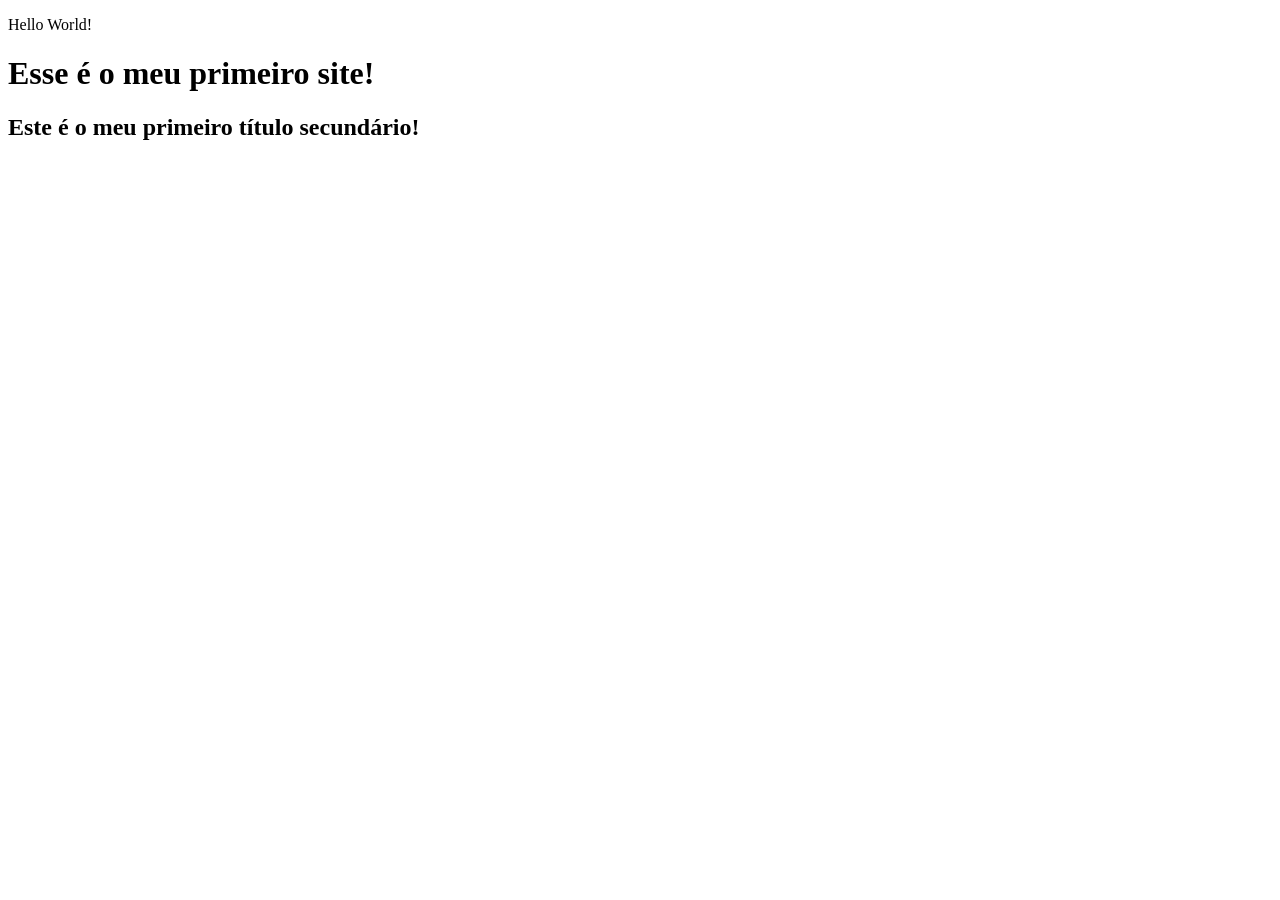
<file: Aula-01/index.html>
<!DOCTYPE html>
<html lang="pt-br">
<head>
    <meta charset="UTF-8">
    <meta name="viewport" content="width=device-width, initial-scale=1.0">
    <title>Aula-01</title>
</head>
<body>
    <p>Hello World!</p>
    <h1>Esse é o meu primeiro site!</h1>
    <h2>Este é o meu primeiro título secundário!</h2>
</body>
</html>
</file>
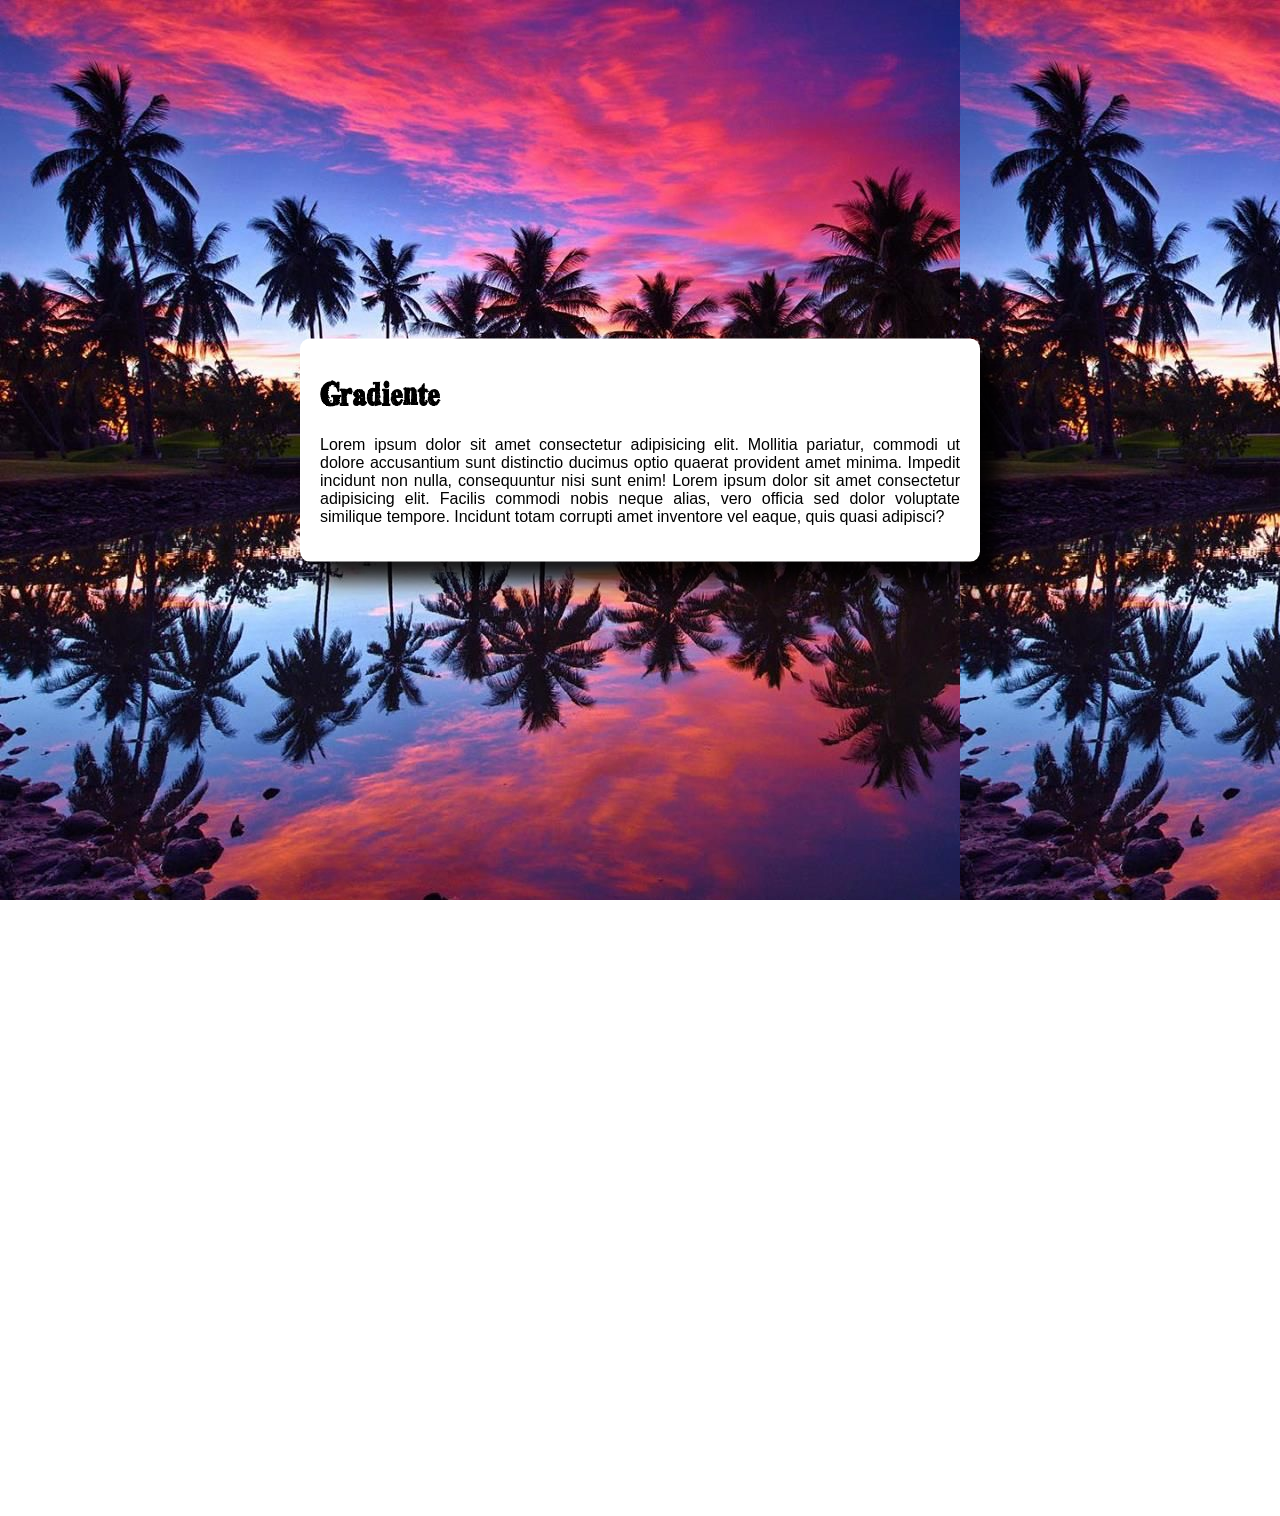
<file: Aula-11/index.html>
<!DOCTYPE html>
<html lang="en">

<head>
    <meta charset="UTF-8">
    <meta name="viewport" content="width=device-width, initial-scale=1.0">
    <title>Gradiente</title>
    <link rel="stylesheet" href="style.css">
    <style>
        @font-face {
            font-family: TopSecret;
            src: url(./fontes/TopSecretStamp-Regular.ttf);
        }

        h1 {
            font-family: TopSecret;
            color: D90404;
        }

        @import url('https://fonts.googleapis.com/css2?family=Sedan:ital@0;1&display=swap');
        p {
            font-family: Sedan, sans-serif;
        }
    </style>
</head>

<body class="body">
    <main>
        <h1>Gradiente</h1>
        <p>Lorem ipsum dolor sit amet consectetur adipisicing elit. Mollitia pariatur, commodi ut dolore accusantium
            sunt distinctio ducimus optio quaerat provident amet minima. Impedit incidunt non nulla, consequuntur nisi
            sunt enim!
            Lorem ipsum dolor sit amet consectetur adipisicing elit. Facilis commodi nobis neque alias, vero officia sed
            dolor voluptate similique tempore. Incidunt totam corrupti amet inventore vel eaque, quis quasi adipisci?
        </p>
    </main>


</body>

</html>
</file>
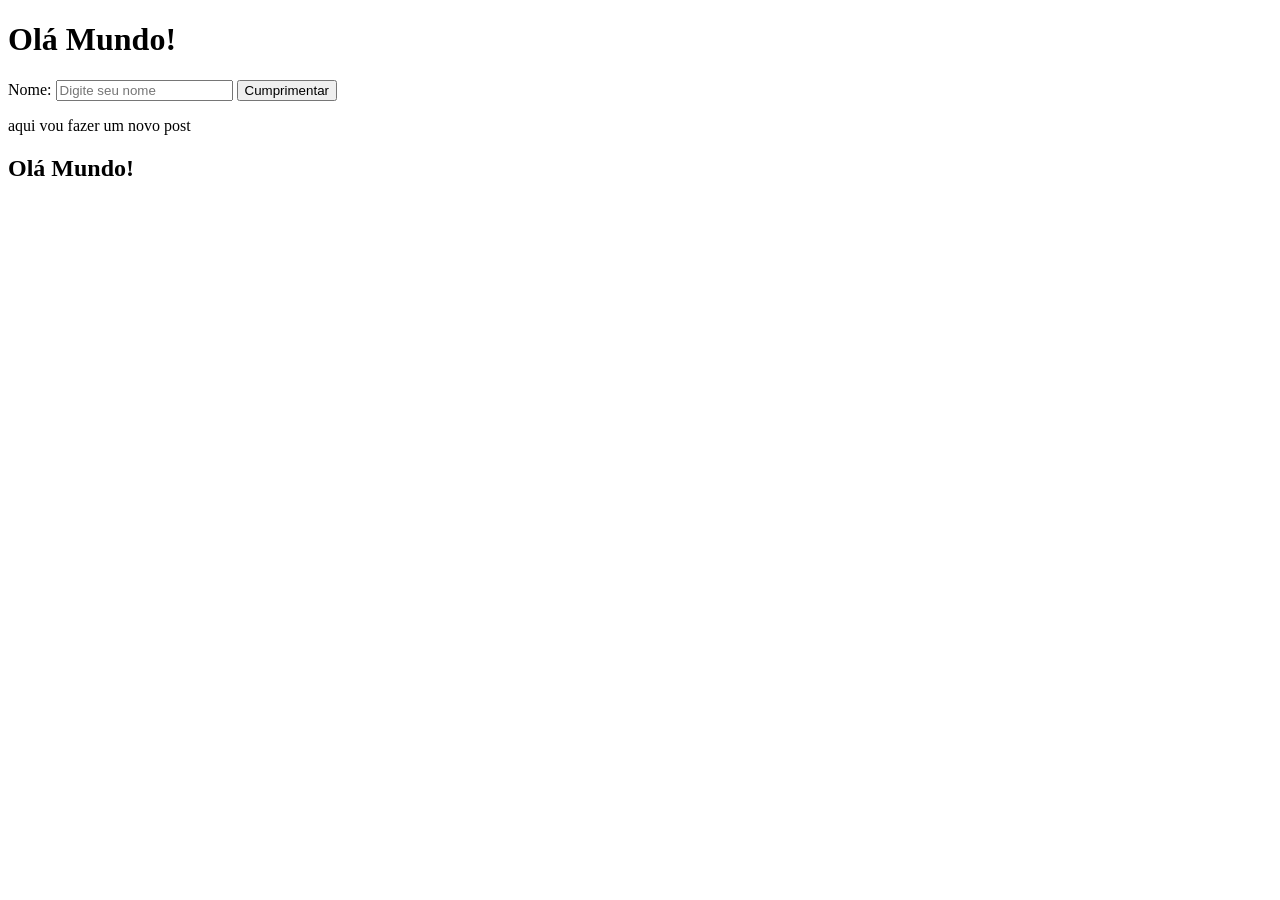
<file: Aula-14/index.html>
<!DOCTYPE html>
<html lang="pt-br">
<head>
    <meta charset="UTF-8">
    <meta name="viewport" content="width=device-width, initial-scale=1.0">
    <title>Document</title>
</head>
<body>

<h1 id="title"> Aqui o Titulo </h1>

<div>   
    <label for="nameInput">Nome:</label>
    <input type="text" id="nameInput" placeholder="Digite seu nome">
    <button onclick="Cumprimentar()" id="greetButton">Cumprimentar</button>
</div>

<p id="post"> aqui vou fazer um novo post</p>
    
<script src="script.js"></script>
</body>
</html>
</file>
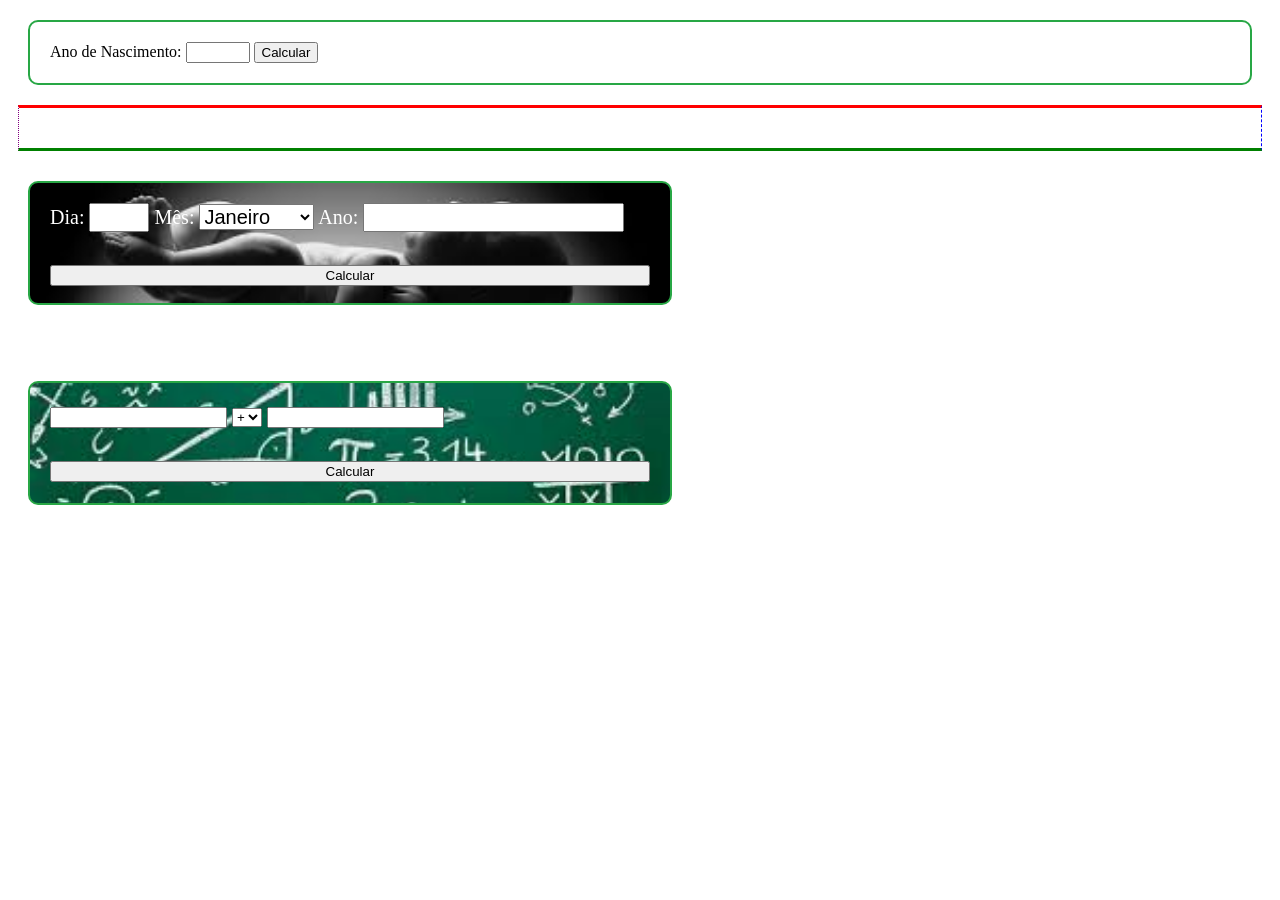
<file: Calculadora-Simples/index.html>
<!DOCTYPE html>
<html lang="en">
<head>
    <meta charset="UTF-8">
    <meta name="viewport" content="width=device-width, initial-scale=1.0">
    <title>Calculadora de idade Simples</title>
    <style>
        .container{
           
            border: 2px solid #28a745;
            border-radius: 10px;
            margin: 20px ;
            padding: 20px;
        }
        .calculadorasNascimento{
            background-image: url(nascimento.jpeg);
            background-size: cover;
            height: 80px;
            width: 600px;
            color: white;
            font-size: 20px;
            > input {
                font-size: 20px;
            }
           > select{
                font-size: 20px;
                
            }  
        }
        .calculadorasNumero{
            background-image: url(images.jpeg);
            display: flex;
            flex-direction: column;
            justify-content: center;
            background-size: cover;
            height: 80px;
            width: 600px;
        }
        .botao{
            display:flex; 
            justify-content: center; 
            margin-top: 30px; 
            height: 30px;
        }
        #resultador {
                    border-top: 3px solid red;
                    border-right: 1px dashed blue;
                    border-bottom: 3px solid green;
                    border-left: 1px dotted purple;
                    font-size: 20px;
                    color: blue;
                    margin: 10px;
                    height: 30px;
                    padding: 5px;
        }
    </style>
</head>
<body>
    <div id="container" class="container">
        <label for="ano">Ano de Nascimento:</label>
        <input type="number" name="ano" id="anoNascimento" min="1900" max="2026">
        <button onclick="calculaIdade()">Calcular</button>
    </div>

    <div id="resultador">

    </div>
    <div style="display: flex; justify-content: center; flex-direction: column;">
    <div  class="calculadorasNascimento container">
        <label for="dtNascimento">Dia:</label>
        <input id="dia" type="number" min="1" max="31">
        <label for="mes">Mês:</label>
        <select id="mes">
            <option value="01">Janeiro</option>
            <option value="02">Fevereiro</option>
            <option value="03">Março</option>
            <option value="04">Abril</option>
            <option value="05">Maio</option>
            <option value="06">Junho</option>
            <option value="07">Julho</option>
            <option value="08">Agosto</option>
            <option value="09">Setembro</option>
            <option value="10">Outubro</option>
            <option value="11">Novembro</option>
            <option value="12">Dezembro</option>

        </select>
        <label for="ano">Ano:</label>
        <input id="ano" type="number" name="ano" id="Ano" min="1900">
        <div style="margin-top: 30px; " >
            <button style=" height: 100%; width: 100%;" onclick="calcularIdadeCompleta()">Calcular</button>
        </div>
    </div>
    <br>
    <br>
    <div class="container calculadorasNascimento calculadorasNumero">
        <div>
        <input id="n1" type="number">
        <select name="operacao" id="operacao">
            <option value="+">+</option>
            <option value="-">-</option>
            <option value="*">*</option>
            <option value="/">/</option>
        </select>
        <input id="n2" type="number">
        </div>
        <div>
        <div style="margin-top: 30px; " >
            <button style=" height: 100%; width: 100%;" onclick="calcularNumerica()">Calcular</button>
        </div>
        </div>
    </div>
    </div>


    <script src="script.js"></script>
</body>
</html>
</file>
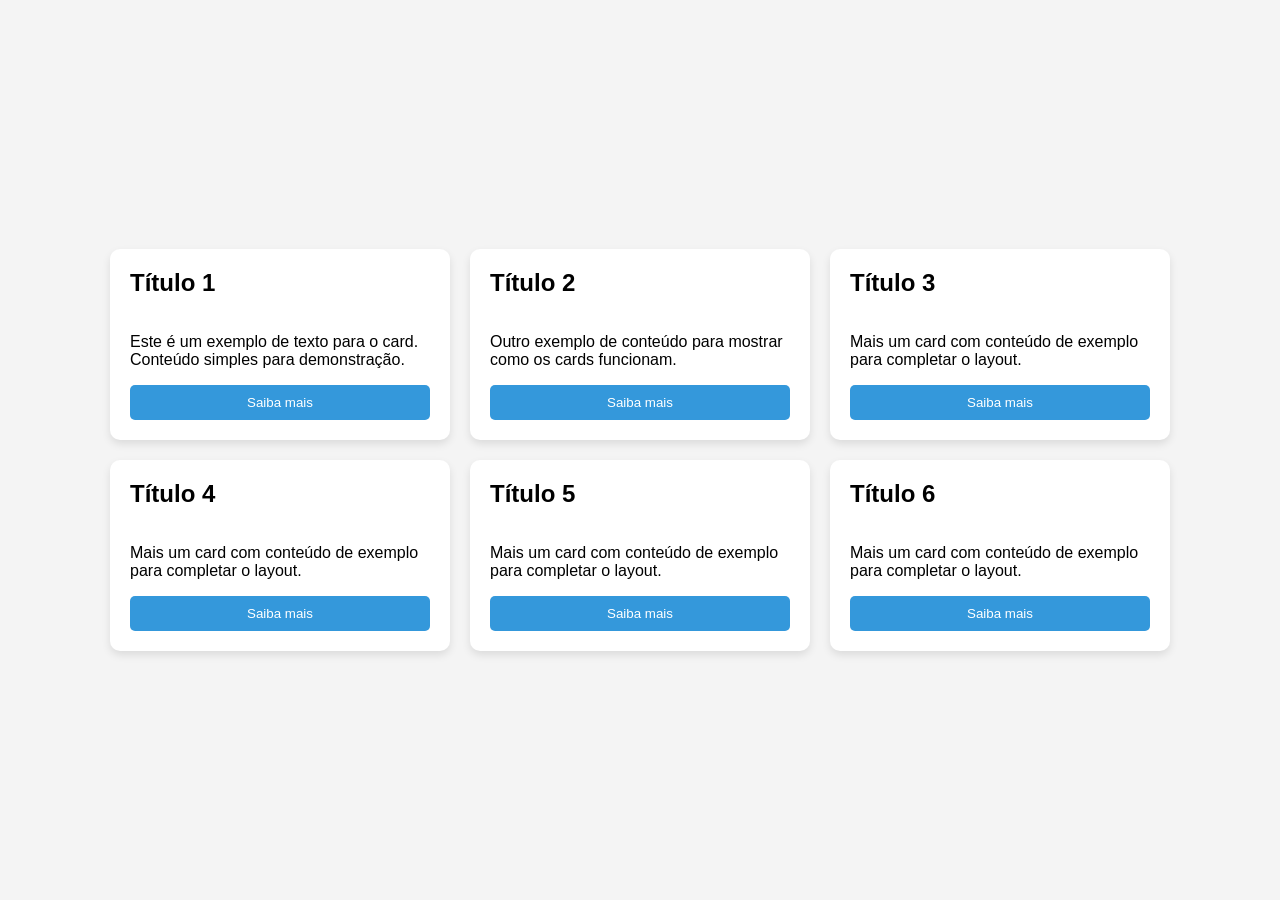
<file: Ex16-Desafio-cards_flexbox/index.html>
<!DOCTYPE html>
<html lang="pt-br">
<head>
    <meta charset="UTF-8">
    <meta name="viewport" content="width=device-width, initial-scale=1.0">
    <title>Cards com Flexbox</title>
    <link rel="stylesheet" href="styles.css">
</head>
<body>

<div class="container">
    <div class="card">
        <h2>Título 1</h2>
        <p>Este é um exemplo de texto para o card. Conteúdo simples para demonstração.</p>
        <button>Saiba mais</button>
    </div>

    <div class="card">
        <h2>Título 2</h2>
        <p>Outro exemplo de conteúdo para mostrar como os cards funcionam.</p>
        <button>Saiba mais</button>
    </div>

    <div class="card">
        <h2>Título 3</h2>
        <p>Mais um card com conteúdo de exemplo para completar o layout.</p>
        <button>Saiba mais</button>
    </div>
    
    <div class="card">
        <h2>Título 4</h2>
        <p>Mais um card com conteúdo de exemplo para completar o layout.</p>
        <button>Saiba mais</button>
        
    </div>

    
    <div class="card">
        <h2>Título 5</h2>
        <p>Mais um card com conteúdo de exemplo para completar o layout.</p>
        <button>Saiba mais</button>
    </div>

    
    <div class="card">
        <h2>Título 6</h2>
        <p>Mais um card com conteúdo de exemplo para completar o layout.</p>
        <button>Saiba mais</button>
    </div>

</div>

</body>
</html>
</file>
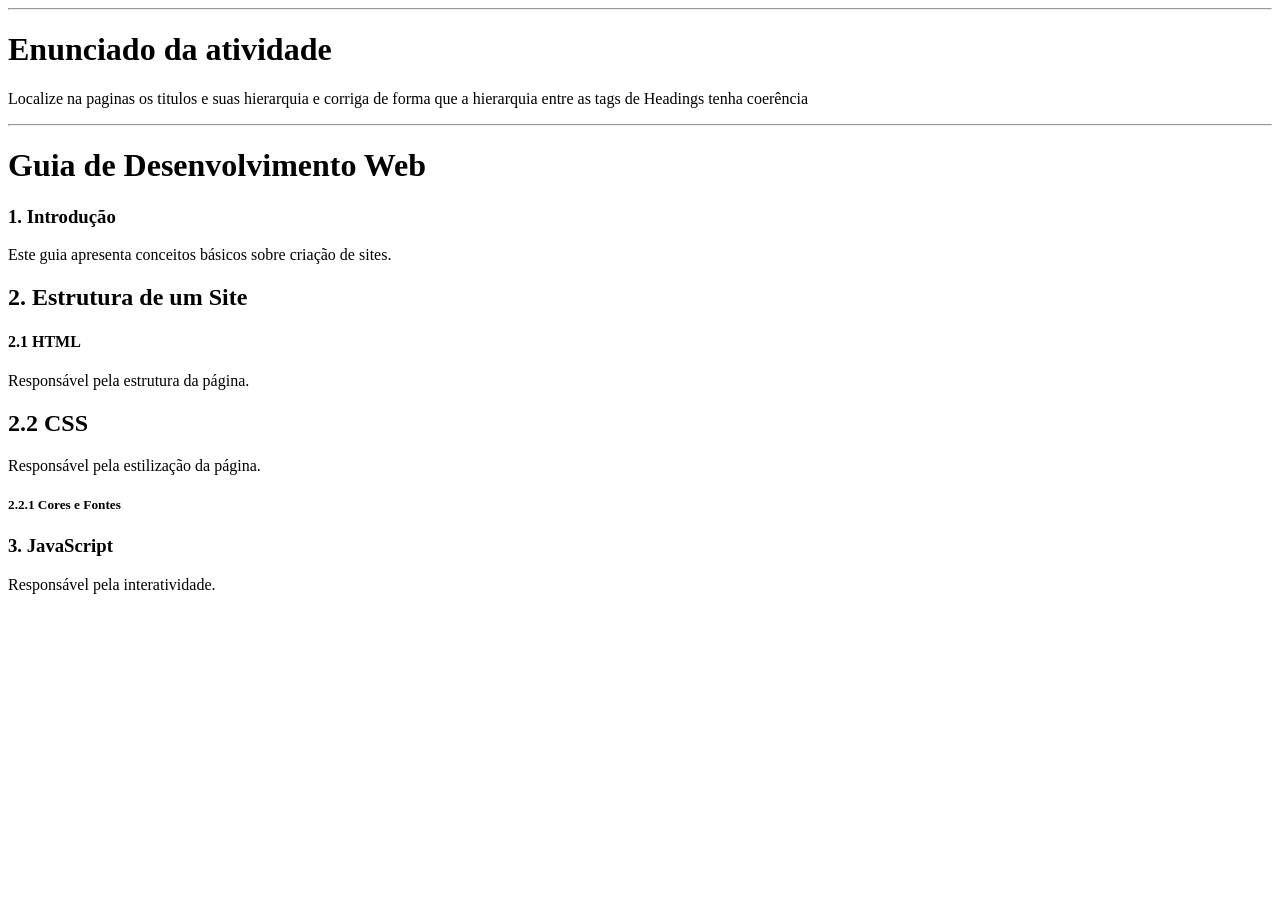
<file: Aula-03/exercicio.html>
<!DOCTYPE html>
<html>
<head>
    <title>Guia de Desenvolvimento Web</title>
</head>
<body>

<hr>
<h1> Enunciado da atividade </h1>
<p> Localize na paginas os titulos e suas hierarquia e corriga de forma que a hierarquia entre as tags de Headings tenha coerência </p>
<hr>


<h1>Guia de Desenvolvimento Web</h1>

<h3>1. Introdução</h3>
<p>Este guia apresenta conceitos básicos sobre criação de sites.</p>

<h2>2. Estrutura de um Site</h2>

<h4>2.1 HTML</h4>
<p>Responsável pela estrutura da página.</p>

<h2>2.2 CSS</h2>
<p>Responsável pela estilização da página.</p>

<h5>2.2.1 Cores e Fontes</h5>

<h3>3. JavaScript</h3>
<p>Responsável pela interatividade.</p>

</body>
</html>
</file>
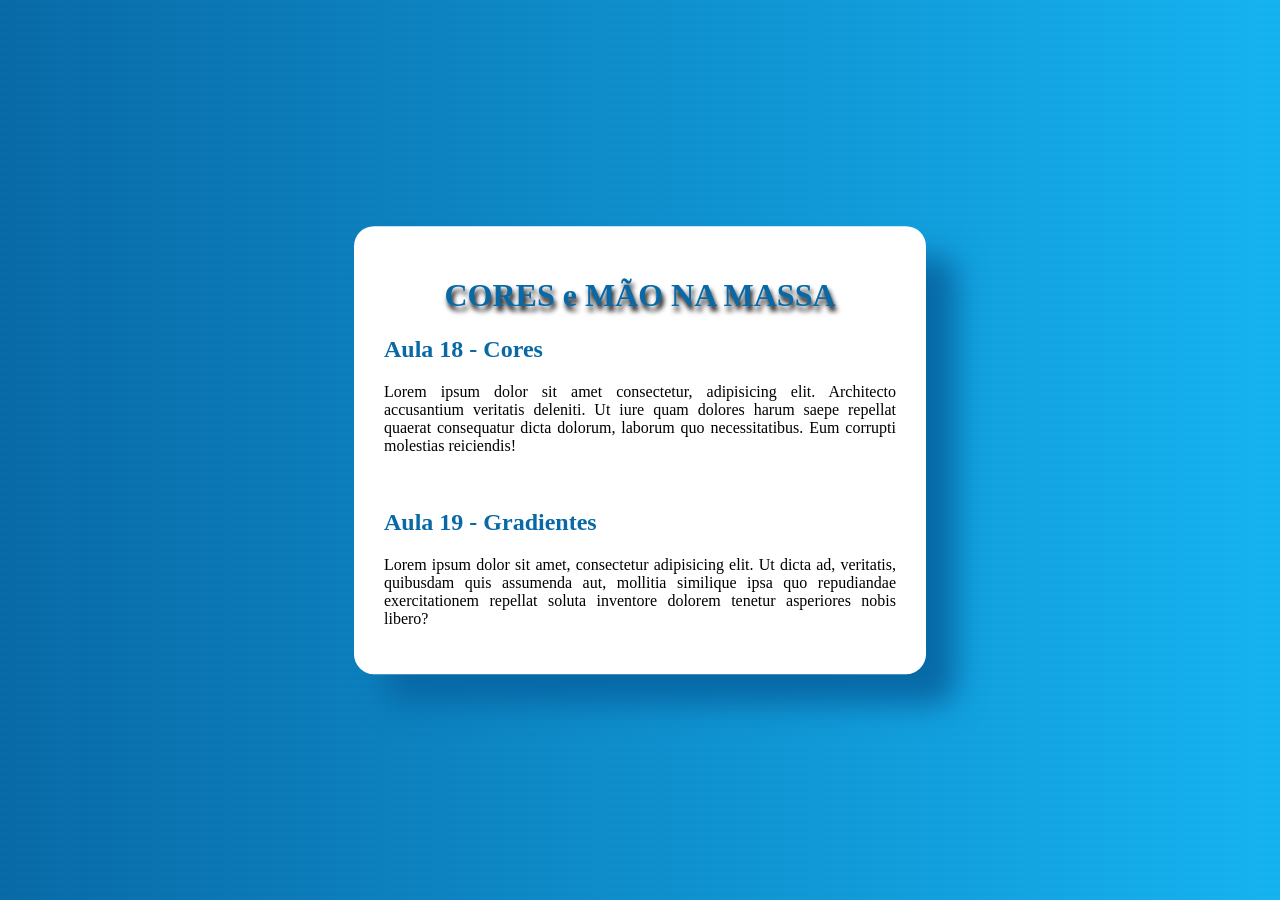
<file: Aula-11/aulagradiente.html>
<!DOCTYPE html>
<html lang="pt-br">
<head>
    <meta charset="UTF-8">
    <meta name="viewport" content="width=device-width, initial-scale=1.0">
    <title>Gradiente</title>
    <style>
        body{
            background-image: linear-gradient(10deg, #0869A6, #16B4F2);
        }
        main{
            background-color: white;
            width: 40%;
            padding: 30px;
            border-radius: 20px;
            margin: auto;
            box-shadow: 30px 30px 30px #0869A6;

            /*Posiciona o elemento no centro da tela*/
            position: absolute;
            top: 50%;
            left: 50%;
            transform: translate(-50%, -50%);


            h1{
                text-align: center;
                text-shadow: 2px 5px 5px black;
                color: #0869A6;
            }
            h2{
                color: #0869A6;
            }

            p{
                text-align: justify;
            }


           }
    </style>    
</head>
<body>
    <main>
        <h1> CORES e MÃO NA MASSA</h1>
        <h2> Aula 18 - Cores </h2>
        <p> Lorem ipsum dolor sit amet consectetur, adipisicing elit. Architecto accusantium veritatis deleniti. Ut iure quam dolores harum saepe repellat quaerat consequatur dicta dolorum, laborum quo necessitatibus. Eum corrupti molestias reiciendis!</p>
        <br>
        <h2> Aula 19 - Gradientes</h2>
        <p>
            Lorem ipsum dolor sit amet, consectetur adipisicing elit. Ut dicta ad, veritatis, quibusdam quis assumenda aut, mollitia similique ipsa quo repudiandae exercitationem repellat soluta inventore dolorem tenetur asperiores nobis libero?
        </p>
    </main>
</body>
</html>
</file>
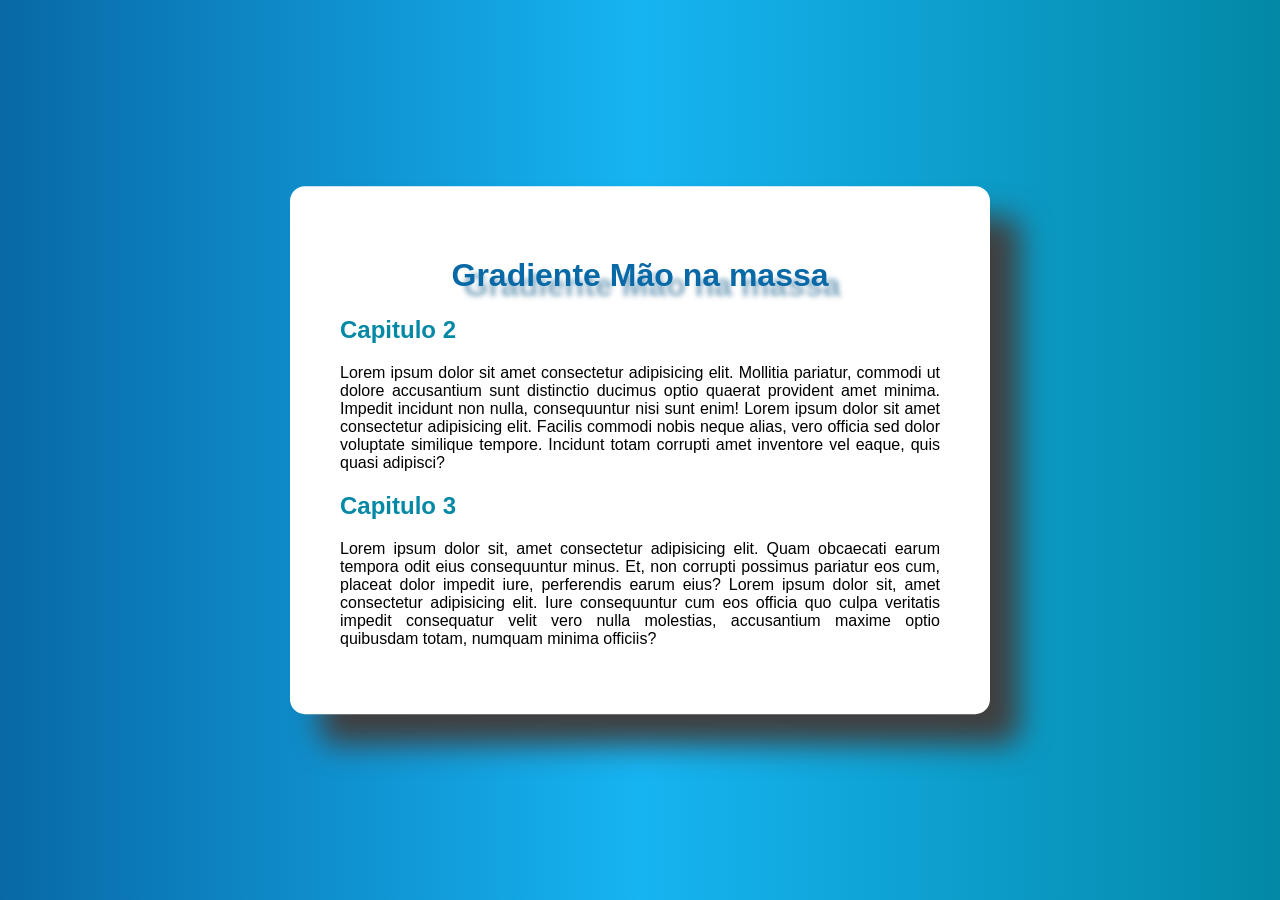
<file: Aula-11/index2.html>
<!DOCTYPE html>
<html lang="en">
<head>
    <meta charset="UTF-8">
    <meta name="viewport" content="width=device-width, initial-scale=1.0">
    <title>Gradiente</title>
    <link rel="stylesheet" href="style2.css">
</head>
<body>
    <main>
        <h1>Gradiente Mão na massa</h1>
        <h2>Capitulo 2 </h2>
        <p>Lorem ipsum dolor sit amet consectetur adipisicing elit. Mollitia pariatur, commodi ut dolore accusantium sunt distinctio ducimus optio quaerat provident amet minima. Impedit incidunt non nulla, consequuntur nisi sunt enim!
            Lorem ipsum dolor sit amet consectetur adipisicing elit. Facilis commodi nobis neque alias, vero officia sed dolor voluptate similique tempore. Incidunt totam corrupti amet inventore vel eaque, quis quasi adipisci?
        </p>
        <h2>Capitulo 3</h2>
        <p>
            Lorem ipsum dolor sit, amet consectetur adipisicing elit. Quam obcaecati earum tempora odit eius consequuntur minus. Et, non corrupti possimus pariatur eos cum, placeat dolor impedit iure, perferendis earum eius?
            Lorem ipsum dolor sit, amet consectetur adipisicing elit. Iure consequuntur cum eos officia quo culpa veritatis impedit consequatur velit vero nulla molestias, accusantium maxime optio quibusdam totam, numquam minima officiis?
        </p>

        
        
    </main>

</body>
</html>
</file>
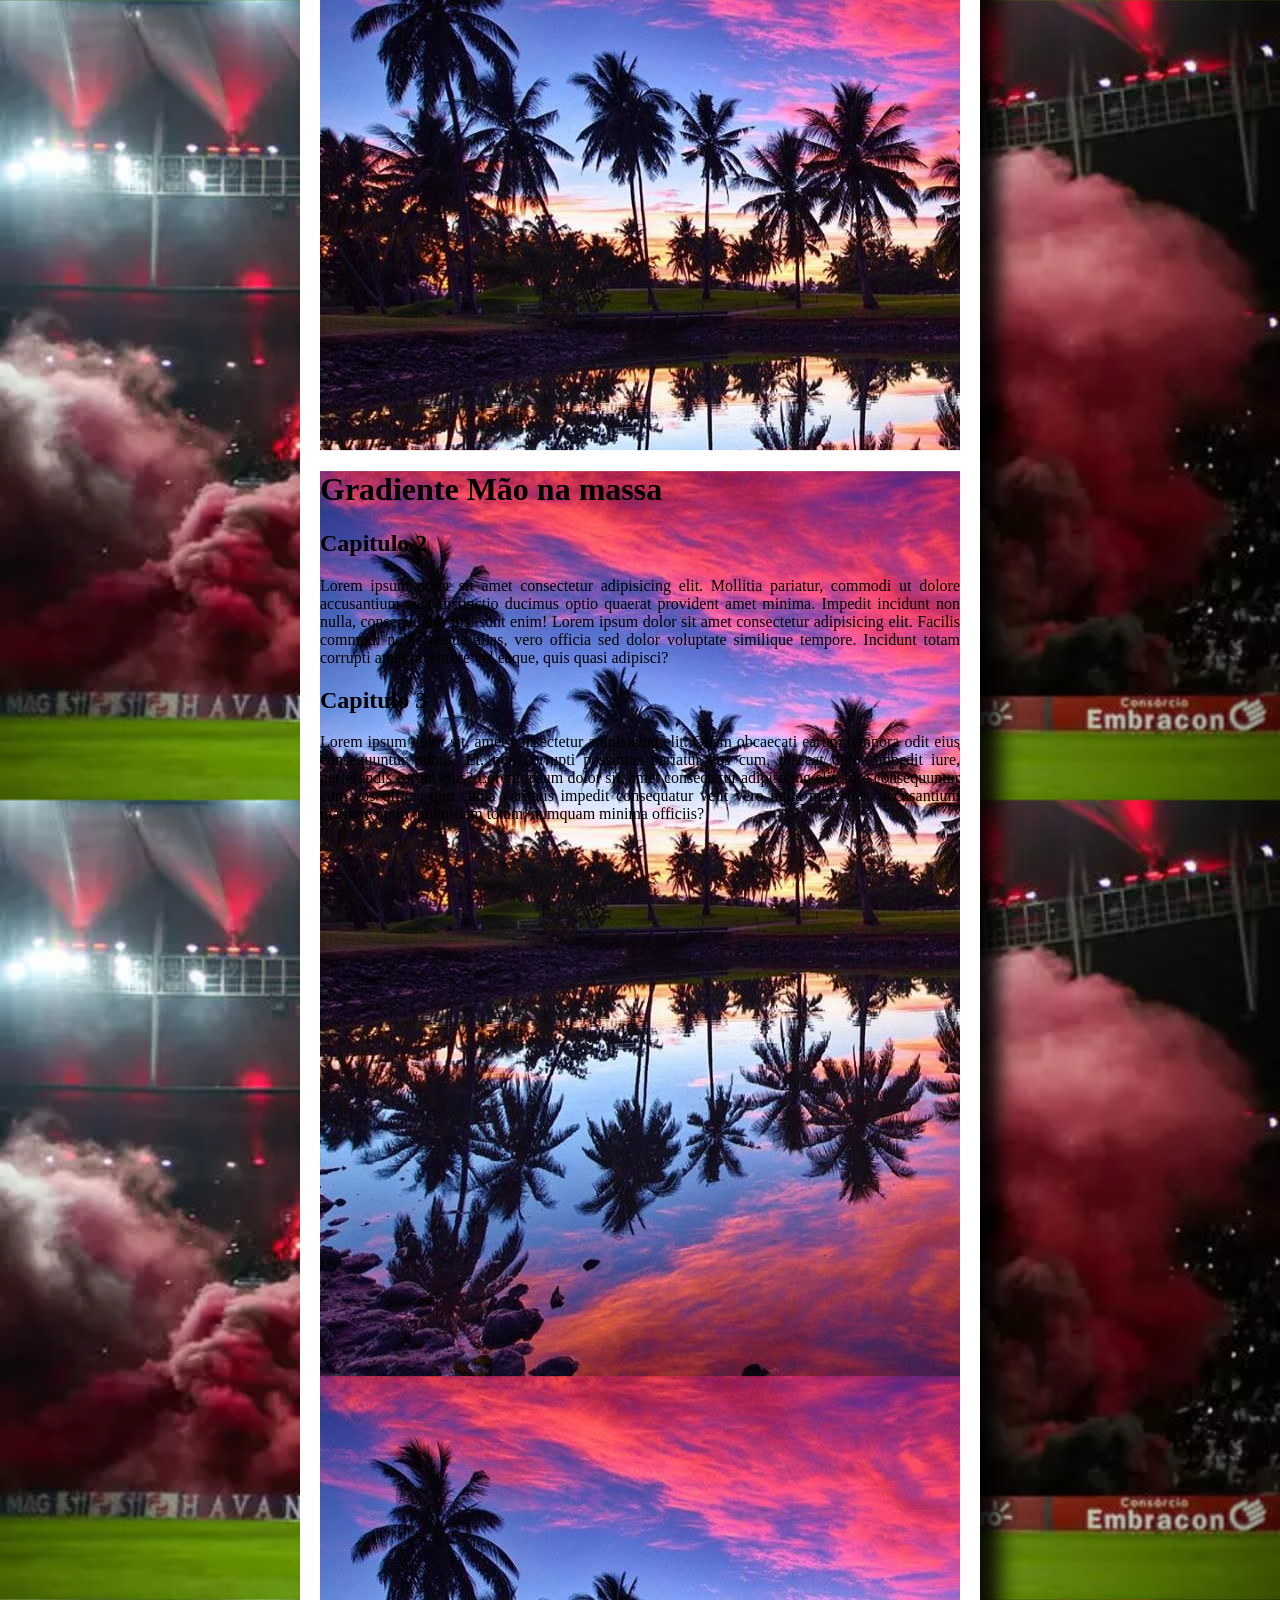
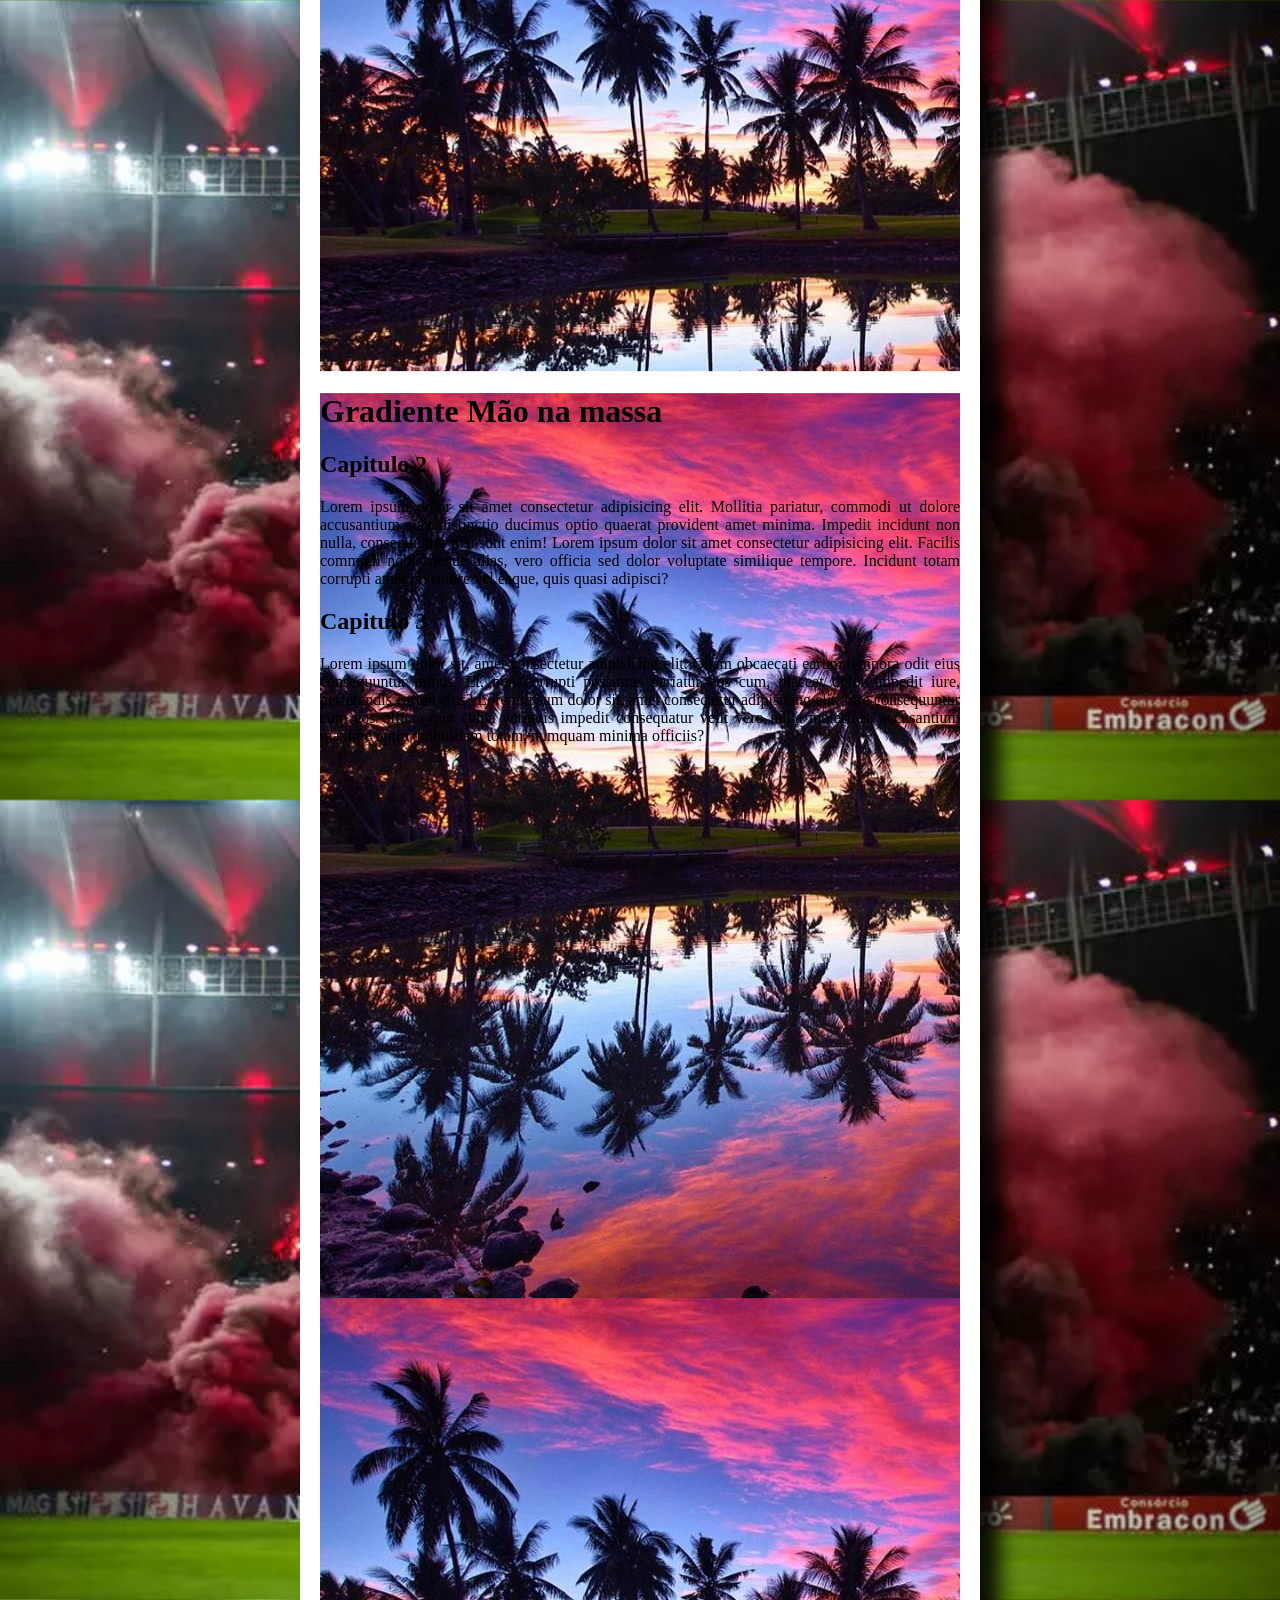
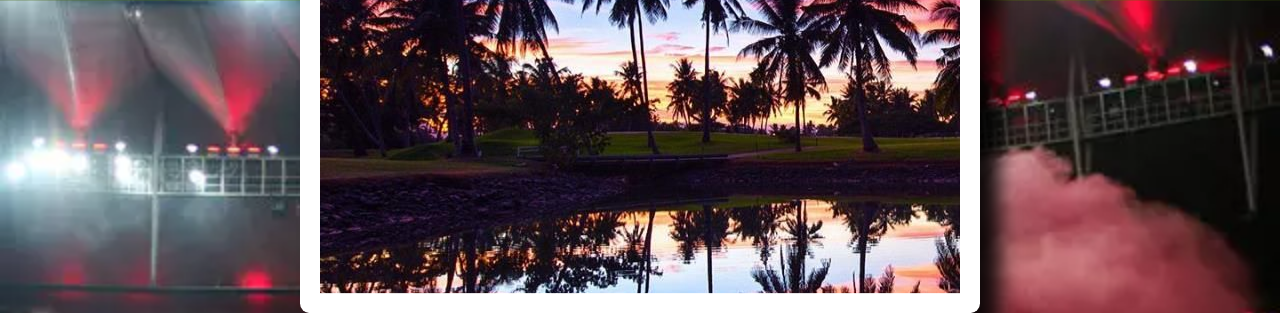
<file: Aula-11/index3.html>
<!DOCTYPE html>
<html lang="en">
<head>
    <meta charset="UTF-8">
    <meta name="viewport" content="width=device-width, initial-scale=1.0">
    <title>Gradiente</title>
    <link rel="stylesheet" href="style.css">
</head>
<body class="fundo">
    <main>
        <div class="body">
            <h1>Gradiente Mão na massa</h1>
            <h2>Capitulo 2 </h2>
            <p>Lorem ipsum dolor sit amet consectetur adipisicing elit. Mollitia pariatur, commodi ut dolore accusantium sunt distinctio ducimus optio quaerat provident amet minima. Impedit incidunt non nulla, consequuntur nisi sunt enim!
                Lorem ipsum dolor sit amet consectetur adipisicing elit. Facilis commodi nobis neque alias, vero officia sed dolor voluptate similique tempore. Incidunt totam corrupti amet inventore vel eaque, quis quasi adipisci?
            </p>
            <h2>Capitulo 3</h2>
            <p>
                Lorem ipsum dolor sit, amet consectetur adipisicing elit. Quam obcaecati earum tempora odit eius consequuntur minus. Et, non corrupti possimus pariatur eos cum, placeat dolor impedit iure, perferendis earum eius?
                Lorem ipsum dolor sit, amet consectetur adipisicing elit. Iure consequuntur cum eos officia quo culpa veritatis impedit consequatur velit vero nulla molestias, accusantium maxime optio quibusdam totam, numquam minima officiis?
            </p>
        </div>
        <div class="body">
            <h1>Gradiente Mão na massa</h1>
            <h2>Capitulo 2 </h2>
            <p>Lorem ipsum dolor sit amet consectetur adipisicing elit. Mollitia pariatur, commodi ut dolore accusantium sunt distinctio ducimus optio quaerat provident amet minima. Impedit incidunt non nulla, consequuntur nisi sunt enim!
                Lorem ipsum dolor sit amet consectetur adipisicing elit. Facilis commodi nobis neque alias, vero officia sed dolor voluptate similique tempore. Incidunt totam corrupti amet inventore vel eaque, quis quasi adipisci?
            </p>
            <h2>Capitulo 3</h2>
            <p>
                Lorem ipsum dolor sit, amet consectetur adipisicing elit. Quam obcaecati earum tempora odit eius consequuntur minus. Et, non corrupti possimus pariatur eos cum, placeat dolor impedit iure, perferendis earum eius?
                Lorem ipsum dolor sit, amet consectetur adipisicing elit. Iure consequuntur cum eos officia quo culpa veritatis impedit consequatur velit vero nulla molestias, accusantium maxime optio quibusdam totam, numquam minima officiis?
            </p>
        </div>
        <div class="body">
            <h1>Gradiente Mão na massa</h1>
            <h2>Capitulo 2 </h2>
            <p>Lorem ipsum dolor sit amet consectetur adipisicing elit. Mollitia pariatur, commodi ut dolore accusantium sunt distinctio ducimus optio quaerat provident amet minima. Impedit incidunt non nulla, consequuntur nisi sunt enim!
                Lorem ipsum dolor sit amet consectetur adipisicing elit. Facilis commodi nobis neque alias, vero officia sed dolor voluptate similique tempore. Incidunt totam corrupti amet inventore vel eaque, quis quasi adipisci?
            </p>
            <h2>Capitulo 3</h2>
            <p>
                Lorem ipsum dolor sit, amet consectetur adipisicing elit. Quam obcaecati earum tempora odit eius consequuntur minus. Et, non corrupti possimus pariatur eos cum, placeat dolor impedit iure, perferendis earum eius?
                Lorem ipsum dolor sit, amet consectetur adipisicing elit. Iure consequuntur cum eos officia quo culpa veritatis impedit consequatur velit vero nulla molestias, accusantium maxime optio quibusdam totam, numquam minima officiis?
            </p>
        </div>
        <div class="body">
            <h1>Gradiente Mão na massa</h1>
            <h2>Capitulo 2 </h2>
            <p>Lorem ipsum dolor sit amet consectetur adipisicing elit. Mollitia pariatur, commodi ut dolore accusantium sunt distinctio ducimus optio quaerat provident amet minima. Impedit incidunt non nulla, consequuntur nisi sunt enim!
                Lorem ipsum dolor sit amet consectetur adipisicing elit. Facilis commodi nobis neque alias, vero officia sed dolor voluptate similique tempore. Incidunt totam corrupti amet inventore vel eaque, quis quasi adipisci?
            </p>
            <h2>Capitulo 3</h2>
            <p>
                Lorem ipsum dolor sit, amet consectetur adipisicing elit. Quam obcaecati earum tempora odit eius consequuntur minus. Et, non corrupti possimus pariatur eos cum, placeat dolor impedit iure, perferendis earum eius?
                Lorem ipsum dolor sit, amet consectetur adipisicing elit. Iure consequuntur cum eos officia quo culpa veritatis impedit consequatur velit vero nulla molestias, accusantium maxime optio quibusdam totam, numquam minima officiis?
            </p>
        </div>
    </main>
</body>
</html>
</file>
<file: Aula-11/style.css>
/* Parametros */
@charset "UTF-8";
/*Configurações globais */
/*Mostrar primeiro sem as configurações globais
*{
    height: 100%
}
*/
main {  
    
    position: absolute;
    top: 50%;
    left: 50%;
    transform: translate(-50%, -50%);
    background-color: white;
    border:D90404 solid 2px;
    border-radius: 10px;    
    width: 50%;
        padding: 20px;
        text-align: justify;
    box-shadow: 20px 20px 20px rgba(0, 0, 0, 0.9) ;

  
}

.body{    
    padding: auto;

    /*backgroudn-image - para colocar uma imagem no fundo, mas usando a função lienar-gradiente me permite colocar um degradê*/
    background-image: linear-gradient(180deg, white, black);
    /*usando um degradê com o adoble color usando a logo da F1*/ 
    background-image: linear-gradient(190deg,#D90404, #D94A4A, #F28080, #F2B6B6,#F2F2F2);

    /*Usando a opção do radial */
     background-image: radial-gradient(circle,#D90404, #D94A4A, #F28080, #F2B6B6,#F2F2F2);

    
    /*usando o % para a distribuição das cores */ 
    /*background-image: linear-gradient(90deg,#D90404 5%, #D94A4A, #F28080, #F2B6B6,#F2F2F2);*/

    
    /*fixa o deagradê no fundo*/
    background-attachment: fixed;
    
    
    /*usando uma imagem no fundo*/ 
    background-image: url(istockphoto-1370813651-612x612.jpg);
    background-repeat:  repeat;
    height: 1500px; 

    
}

.fundo{
    
    width: 100%;
    height: 100%;
    background-image: url('./torcida-flamengo-maraca.webp ');
    background-repeat:repeat-y;
    background-size: cover;
    text-align: center;
}
</file>
<file: Ex16-Desafio-cards_flexbox/styles.css>
body {
    margin: 0;
    font-family: Arial, sans-serif;
    display: flex;
    justify-content: center;
    align-items: center;
    height: 100vh;
    background: #f4f4f4;
}

.container {
    display: flex;
    gap: 20px;
    flex-wrap: wrap;
    justify-content: center;
    /*max-width: 500px;*/
}

.card {
    background: white;
    padding: 20px;
    width: 300px;
    display: flex;
    flex-direction: column;
    justify-content: space-between;
    border-radius: 10px;
    box-shadow: 0 4px 8px rgba(0,0,0,0.1);
    transition: transform 0.1s, box-shadow 0.9s;
}

.card:hover {
    transform: translateY(-10px);
    box-shadow: 0 8px 16px rgba(0,0,0,0.2);
}

.card h2 {
    margin-top: 0;
}

.card button {
    margin-top: auto;
    padding: 10px;
    border: none;
    background: #3498db;
    color: white;
    border-radius: 5px;
    cursor: pointer;
}

.card button:hover {
    background: #2980b9;
}

/* Responsivo */
@media (max-width: 768px) {
    .container {
        flex-direction: column;
        align-items: center;
        background: #4a99da;
    }

}
</file>
<file: Aula-11/style2.css>
/* Parametros */
@charset "UTF-8";
/*Configurações globais */
/*Mostrar primeiro sem as configurações globais*/
*{
     font-family: Impact, Haettenschweiler, 'Arial Narrow Bold', sans-serif;
}

body{
    background-image: linear-gradient(90deg, #0869A6,#16B4F2,#0388A6)
}
main{ /*define a main, caixa principal da pagina */
    background-color: white; /*cor de fundo da caixa*/
    box-shadow: 30px  30px  30px  #403f3f; /* define uma sombra, os parametros: 
        tamanho pra baixo , tamanho para o lado, espalhamento da sompra, cor*/
        /*Pode trabalhar a sompra mais transparente e menos gritante*/ 
    
    width: 600px; /*tamanho da caixa de texto*/
    padding: 50px; /*acochamento margem interna da main*/
    margin: auto; /*margem da caixa em relação a pagina*/
    border-radius: 15px; /*quebra das quinas*/
    
    position: absolute;
    top: 50%;
    left: 50%;
    transform: translate(-50%, -50%);

      

}
h1{
    color: #0869A6;
    text-align: center; /*Alinhamento */ 
    text-shadow: 12px 10px 5px #05528383;

}
h2{
    color: #0388A6;
}

p{
    text-align: justify;
}

/*,#F1BC20*/
</file>
